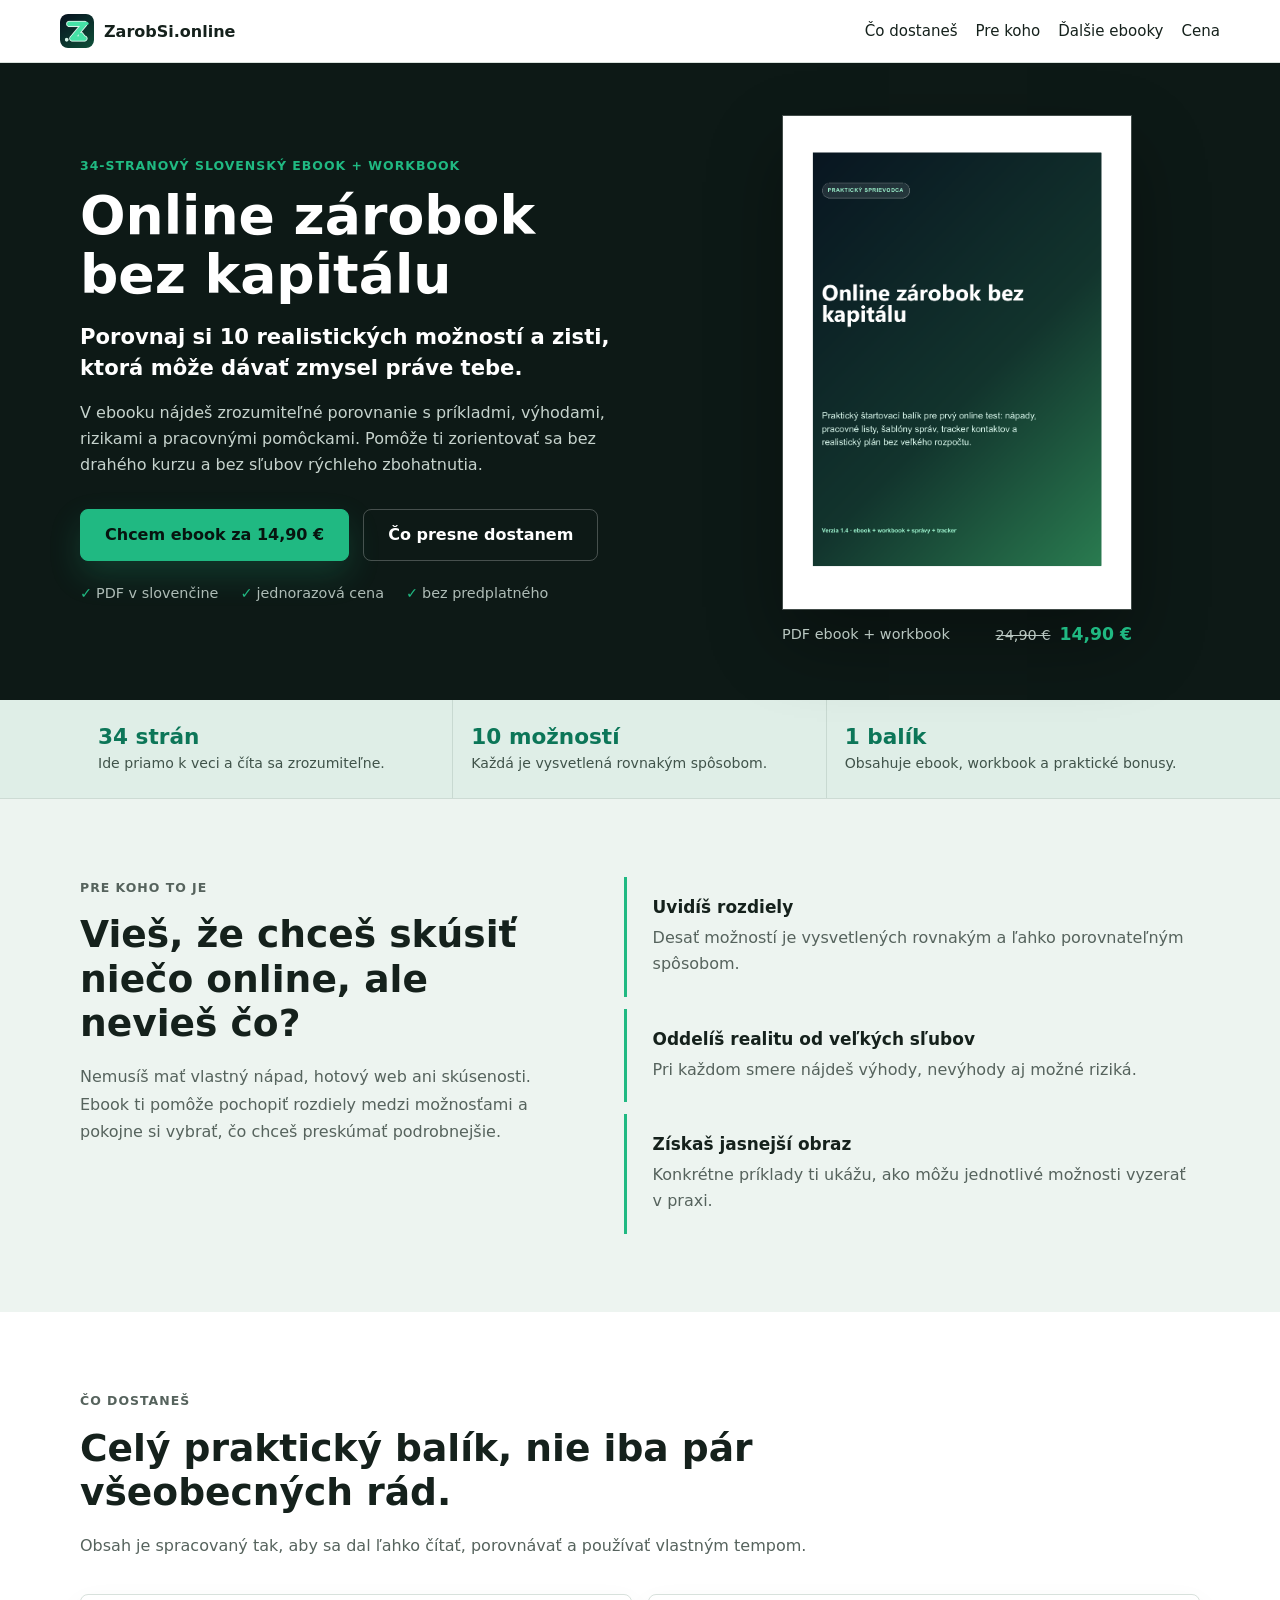
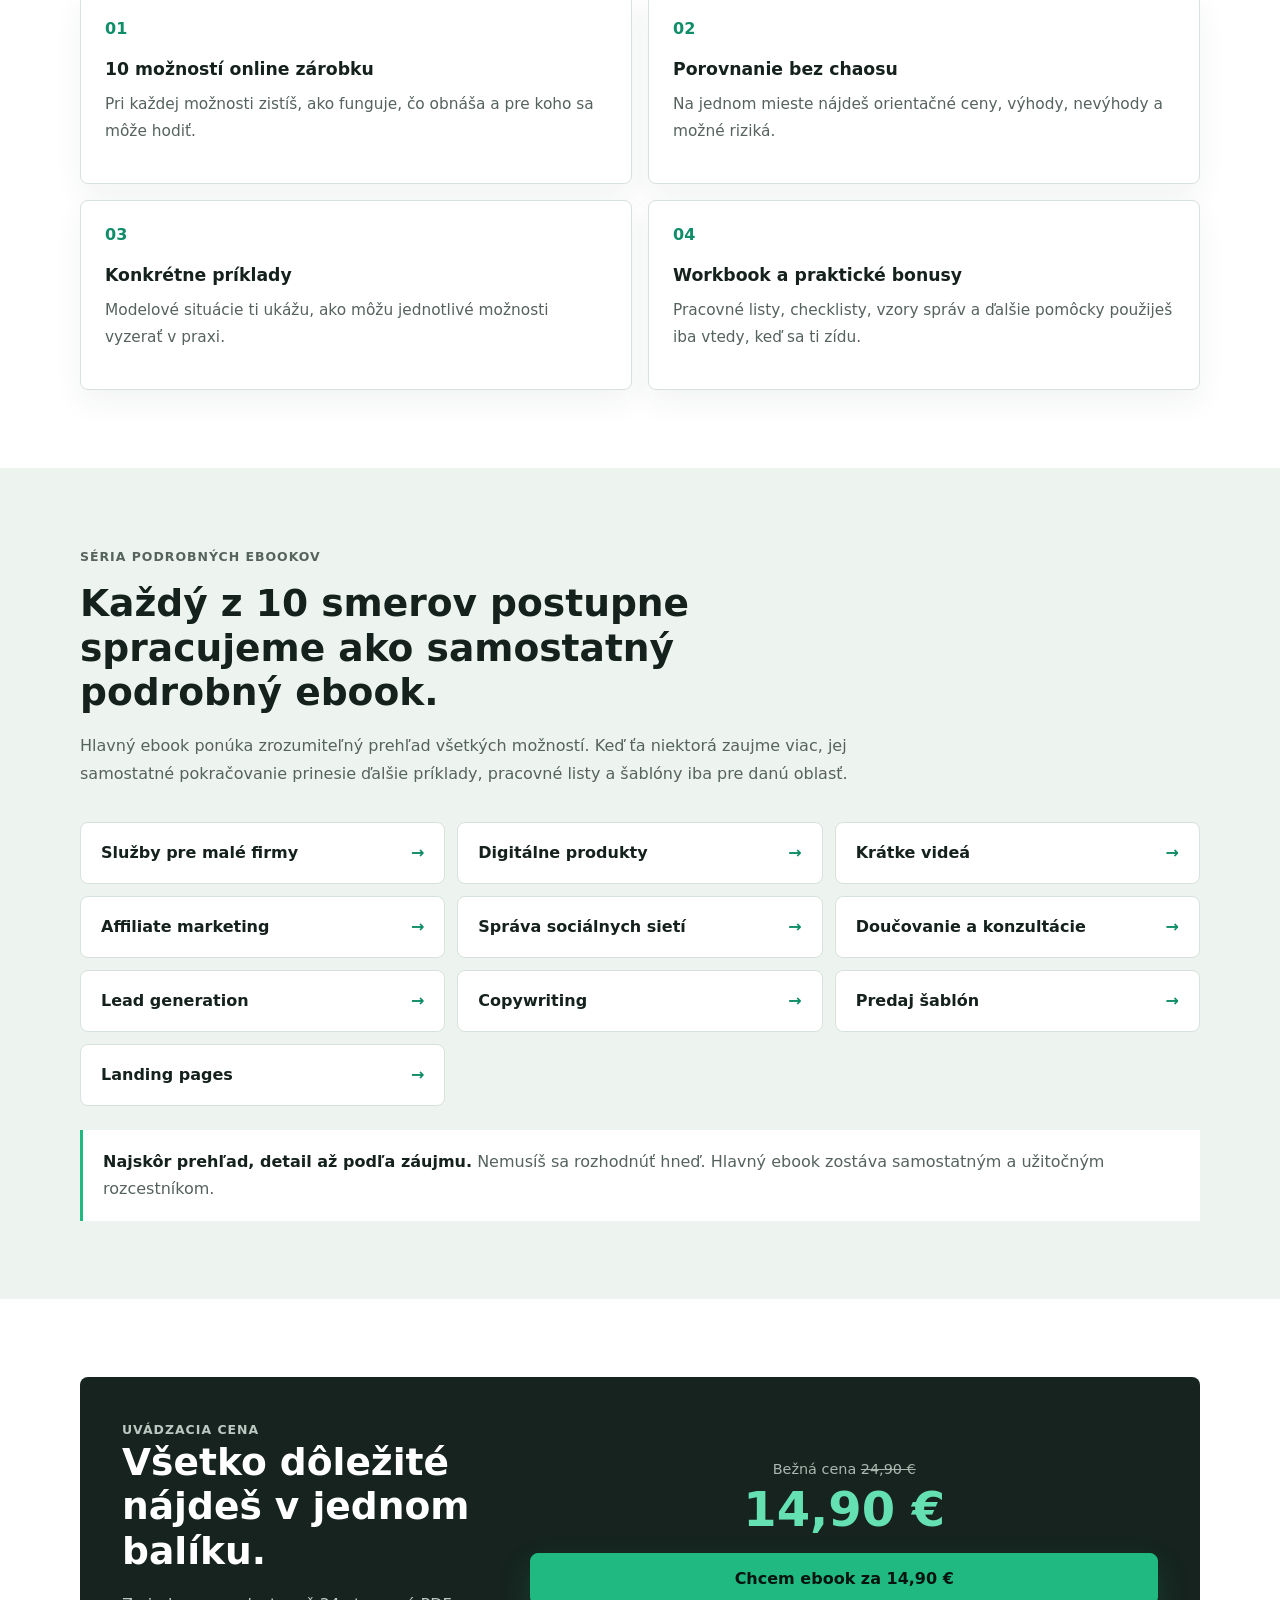
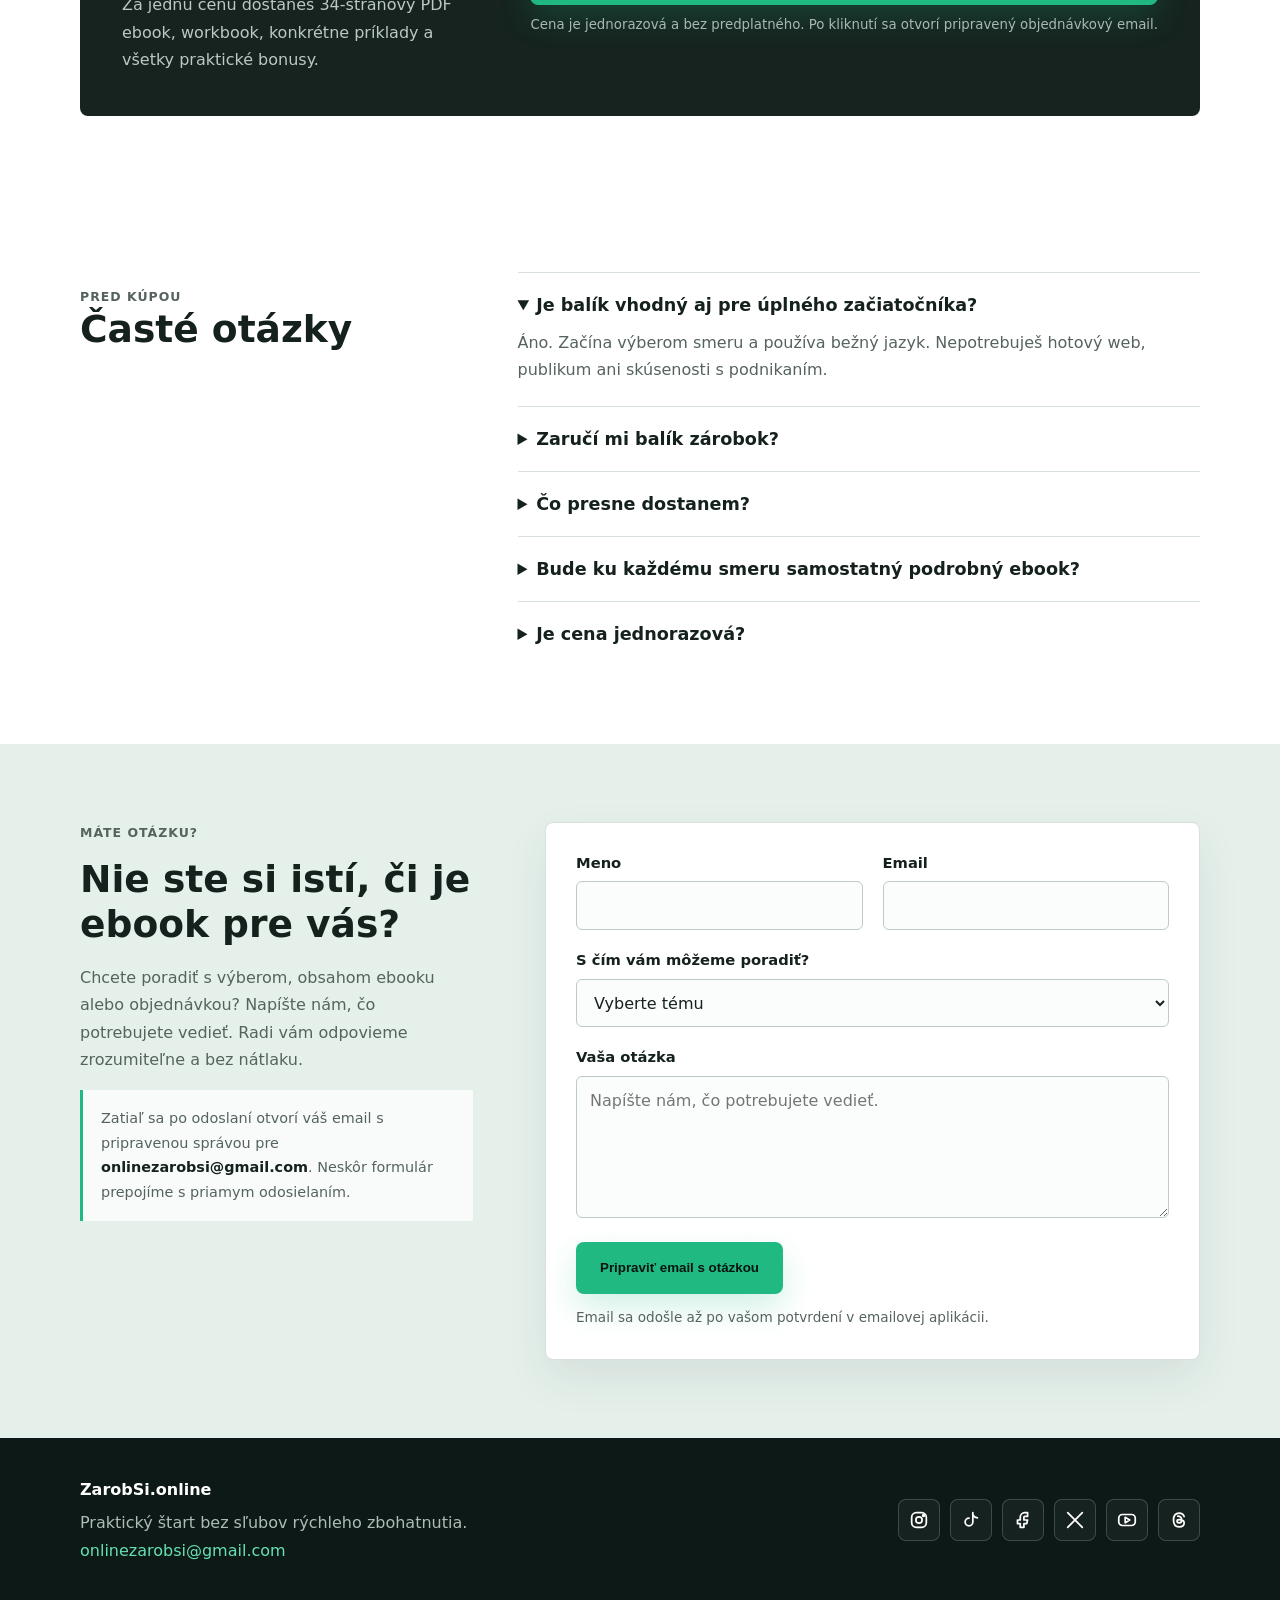
<file: index.html>
<!doctype html>
<html lang="sk">
  <head>
    <meta charset="utf-8">
    <meta name="viewport" content="width=device-width, initial-scale=1">
    <title>10 možností online zárobku pre začiatočníkov | ZarobSi.online</title>
    <meta name="description" content="34-stranový slovenský PDF ebook a workbook, ktorý zrozumiteľne porovnáva 10 realistických možností online zárobku a ukazuje konkrétne príklady.">
    <meta name="robots" content="index, follow, max-snippet:-1, max-image-preview:large, max-video-preview:-1">
    <link rel="canonical" href="https://zarobsi.online/">
    <meta property="og:title" content="10 možností online zárobku v jednom ebooku | ZarobSi.online">
    <meta property="og:description" content="Zrozumiteľný slovenský prehľad možností, príkladov a pracovných pomôcok pre úplných začiatočníkov.">
    <meta property="og:type" content="product">
    <meta property="og:url" content="https://zarobsi.online/">
    <meta property="og:image" content="https://zarobsi.online/assets/ebook-cover-v1.4.png">
    <meta name="twitter:card" content="summary_large_image">
    <meta name="twitter:title" content="10 možností online zárobku | ZarobSi.online">
    <meta name="twitter:description" content="34-stranový slovenský ebook s realistickými možnosťami, príkladmi a pracovnými pomôckami.">
    <meta name="twitter:image" content="https://zarobsi.online/assets/ebook-cover-v1.4.png">
    <link rel="icon" href="/zarobsi-icon-clean-tube.png">
    <link rel="stylesheet" href="styles.css?v=20260715-contact-form2">
    <script type="application/ld+json">
      {
        "@context": "https://schema.org",
        "@type": "Organization",
        "name": "ZarobSi.online",
        "url": "https://zarobsi.online/",
        "logo": "https://zarobsi.online/zarobsi-icon-clean-tube.png",
        "email": "onlinezarobsi@gmail.com",
        "sameAs": [
          "https://www.instagram.com/zarobsi.online/",
          "https://www.tiktok.com/@zarobsi.online",
          "https://www.facebook.com/zarobsi.online",
          "https://x.com/zarobsi_online",
          "https://www.youtube.com/@zarobsi-online",
          "https://www.threads.net/@zarobsi.online"
        ]
      }
    </script>
    <script type="application/ld+json">
      {
        "@context": "https://schema.org",
        "@type": "Product",
        "name": "Jednoduchý online štart",
        "description": "34-stranový PDF ebook a workbook, ktorý zrozumiteľne porovnáva 10 realistických možností online zárobku a obsahuje praktické príklady, pracovné listy a voliteľné akčné pomôcky.",
        "brand": { "@type": "Brand", "name": "ZarobSi.online" },
        "image": "https://zarobsi.online/assets/ebook-cover-v1.4.png",
        "category": "Digitálny produkt, ebook, online podnikanie",
        "offers": {
          "@type": "Offer",
          "url": "https://zarobsi.online/#cena",
          "priceCurrency": "EUR",
          "price": "14.90",
          "availability": "https://schema.org/InStock"
        }
      }
    </script>
    <script type="application/ld+json">
      {
        "@context": "https://schema.org",
        "@type": "FAQPage",
        "mainEntity": [
          {
            "@type": "Question",
            "name": "Je balík vhodný aj pre úplného začiatočníka?",
            "acceptedAnswer": { "@type": "Answer", "text": "Áno. Text je písaný po slovensky, bez zbytočných odborných výrazov a začína výberom prvého smeru." }
          },
          {
            "@type": "Question",
            "name": "Zaručí mi balík zárobok?",
            "acceptedAnswer": { "@type": "Answer", "text": "Nie. Ebook nesľubuje automatický ani garantovaný zárobok. Ponúka zrozumiteľný prehľad možností, realistické príklady a pracovné pomôcky." }
          },
          {
            "@type": "Question",
            "name": "Čo presne dostanem?",
            "acceptedAnswer": { "@type": "Answer", "text": "Dostanete 34-stranový PDF ebook, pracovné listy, 10 šablón správ, tracker 30 kontaktov, mini audit a akčné plány." }
          },
          {
            "@type": "Question",
            "name": "Bude ku každému smeru samostatný podrobný ebook?",
            "acceptedAnswer": { "@type": "Answer", "text": "Áno. Každý z 10 smerov plánujeme postupne spracovať ako samostatný podrobný ebook s konkrétnym postupom, príkladmi, pracovnými listami a šablónami." }
          }
        ]
      }
    </script>
  </head>
  <body class="home">
    <header class="site-header">
      <div class="nav">
        <a class="brand" href="#top" aria-label="ZarobSi.online domov">
          <img src="/zarobsi-icon-clean-tube.png" alt="" aria-hidden="true">
          <span>ZarobSi.online</span>
        </a>
        <nav aria-label="Hlavná navigácia">
          <a href="#obsah">Čo dostaneš</a>
          <a href="#pre-koho">Pre koho</a>
          <a href="#pokracovania">Ďalšie ebooky</a>
          <a href="#cena">Cena</a>
        </nav>
      </div>
    </header>

    <main>
      <section class="hero" id="top">
        <div class="wrap hero-grid">
          <div class="hero-copy">
            <p class="eyebrow">34-stranový slovenský ebook + workbook</p>
            <h1>Online zárobok bez kapitálu</h1>
            <p class="hero-promise">Porovnaj si 10 realistických možností a zisti, ktorá môže dávať zmysel práve tebe.</p>
            <p class="lead">V ebooku nájdeš zrozumiteľné porovnanie s príkladmi, výhodami, rizikami a pracovnými pomôckami. Pomôže ti zorientovať sa bez drahého kurzu a bez sľubov rýchleho zbohatnutia.</p>
            <div class="hero__actions">
              <a class="button" href="mailto:onlinezarobsi@gmail.com?subject=M%C3%A1m%20z%C3%A1ujem%20o%20bal%C3%ADk%20Jednoduch%C3%BD%20online%20%C5%A1tart">Chcem ebook za 14,90 €</a>
              <a class="button button--ghost" href="#obsah">Čo presne dostanem</a>
            </div>
            <ul class="quiet-trust" aria-label="Základné informácie">
              <li>PDF v slovenčine</li>
              <li>jednorazová cena</li>
              <li>bez predplatného</li>
            </ul>
          </div>

          <figure class="product-card">
            <img class="ebook-cover" src="/assets/ebook-cover-v1.4.png" alt="Obálka ebooku Online zárobok bez kapitálu" width="907" height="1287">
            <figcaption>
              <span>PDF ebook + workbook</span>
              <span><s>24,90 €</s> <strong>14,90 €</strong></span>
            </figcaption>
          </figure>
        </div>
      </section>

      <section class="value-band" aria-label="Reálny obsah balíka">
        <div class="wrap value-grid">
          <div><strong>34 strán</strong><span>Ide priamo k veci a číta sa zrozumiteľne.</span></div>
          <div><strong>10 možností</strong><span>Každá je vysvetlená rovnakým spôsobom.</span></div>
          <div><strong>1 balík</strong><span>Obsahuje ebook, workbook a praktické bonusy.</span></div>
        </div>
      </section>

      <section class="section section--soft" id="pre-koho">
        <div class="wrap simple-fit">
          <div>
            <p class="eyebrow">Pre koho to je</p>
            <h2>Vieš, že chceš skúsiť niečo online, ale nevieš čo?</h2>
            <p>Nemusíš mať vlastný nápad, hotový web ani skúsenosti. Ebook ti pomôže pochopiť rozdiely medzi možnosťami a pokojne si vybrať, čo chceš preskúmať podrobnejšie.</p>
          </div>
          <div class="fit-list">
            <div><strong>Uvidíš rozdiely</strong><span>Desať možností je vysvetlených rovnakým a ľahko porovnateľným spôsobom.</span></div>
            <div><strong>Oddelíš realitu od veľkých sľubov</strong><span>Pri každom smere nájdeš výhody, nevýhody aj možné riziká.</span></div>
            <div><strong>Získaš jasnejší obraz</strong><span>Konkrétne príklady ti ukážu, ako môžu jednotlivé možnosti vyzerať v praxi.</span></div>
          </div>
        </div>
      </section>

      <section class="section" id="obsah">
        <div class="wrap">
          <div class="section-heading">
            <p class="eyebrow">Čo dostaneš</p>
            <h2>Celý praktický balík, nie iba pár všeobecných rád.</h2>
            <p>Obsah je spracovaný tak, aby sa dal ľahko čítať, porovnávať a používať vlastným tempom.</p>
          </div>
          <div class="deliverables">
            <article>
              <span>01</span>
              <h3>10 možností online zárobku</h3>
              <p>Pri každej možnosti zistíš, ako funguje, čo obnáša a pre koho sa môže hodiť.</p>
            </article>
            <article>
              <span>02</span>
              <h3>Porovnanie bez chaosu</h3>
              <p>Na jednom mieste nájdeš orientačné ceny, výhody, nevýhody a možné riziká.</p>
            </article>
            <article>
              <span>03</span>
              <h3>Konkrétne príklady</h3>
              <p>Modelové situácie ti ukážu, ako môžu jednotlivé možnosti vyzerať v praxi.</p>
            </article>
            <article>
              <span>04</span>
              <h3>Workbook a praktické bonusy</h3>
              <p>Pracovné listy, checklisty, vzory správ a ďalšie pomôcky použiješ iba vtedy, keď sa ti zídu.</p>
            </article>
          </div>
        </div>
      </section>

      <section class="section section--soft category-preview" id="pokracovania">
        <div class="wrap">
          <div class="section-heading">
            <p class="eyebrow">Séria podrobných ebookov</p>
            <h2>Každý z 10 smerov postupne spracujeme ako samostatný podrobný ebook.</h2>
            <p>Hlavný ebook ponúka zrozumiteľný prehľad všetkých možností. Keď ťa niektorá zaujme viac, jej samostatné pokračovanie prinesie ďalšie príklady, pracovné listy a šablóny iba pre danú oblasť.</p>
          </div>
          <div class="category-links">
            <a href="kategorie.html#sluzby-pre-male-firmy">Služby pre malé firmy</a>
            <a href="kategorie.html#digitalne-produkty">Digitálne produkty</a>
            <a href="kategorie.html#kratke-videa">Krátke videá</a>
            <a href="kategorie.html#affiliate-marketing">Affiliate marketing</a>
            <a href="kategorie.html#socialne-siete">Správa sociálnych sietí</a>
            <a href="kategorie.html#doučovanie-konzultacie">Doučovanie a konzultácie</a>
            <a href="kategorie.html#lead-generation">Lead generation</a>
            <a href="kategorie.html#copywriting">Copywriting</a>
            <a href="kategorie.html#predaj-sablon">Predaj šablón</a>
            <a href="kategorie.html#landing-pages">Landing pages</a>
          </div>
          <p class="category-series-note"><strong>Najskôr prehľad, detail až podľa záujmu.</strong> Nemusíš sa rozhodnúť hneď. Hlavný ebook zostáva samostatným a užitočným rozcestníkom.</p>
        </div>
      </section>

      <section class="section" id="cena">
        <div class="wrap price-box">
          <div>
            <p class="eyebrow">Uvádzacia cena</p>
            <h2>Všetko dôležité nájdeš v jednom balíku.</h2>
            <p>Za jednu cenu dostaneš 34-stranový PDF ebook, workbook, konkrétne príklady a všetky praktické bonusy.</p>
          </div>
          <div class="price-buy">
            <span class="regular-price">Bežná cena <s>24,90 €</s></span>
            <strong>14,90 €</strong>
            <a class="button" href="mailto:onlinezarobsi@gmail.com?subject=M%C3%A1m%20z%C3%A1ujem%20o%20bal%C3%ADk%20za%2014%2C90%20EUR">Chcem ebook za 14,90 €</a>
            <small>Cena je jednorazová a bez predplatného. Po kliknutí sa otvorí pripravený objednávkový email.</small>
          </div>
        </div>
      </section>

      <section class="section faq">
        <div class="wrap faq-layout">
          <div>
            <p class="eyebrow">Pred kúpou</p>
            <h2>Časté otázky</h2>
          </div>
          <div>
            <details open>
              <summary>Je balík vhodný aj pre úplného začiatočníka?</summary>
              <p>Áno. Začína výberom smeru a používa bežný jazyk. Nepotrebuješ hotový web, publikum ani skúsenosti s podnikaním.</p>
            </details>
            <details>
              <summary>Zaručí mi balík zárobok?</summary>
              <p>Nie. Žiadny poctivý ebook to zaručiť nevie. Dostaneš realistický prehľad možností, konkrétne príklady a pomôcky bez sľubov rýchleho zbohatnutia.</p>
            </details>
            <details>
              <summary>Čo presne dostanem?</summary>
              <p>34-stranový PDF návod s pracovnými časťami, 10 šablónami správ, trackerom 30 kontaktov, mini auditom a 7- aj 30-dňovým plánom.</p>
            </details>
            <details>
              <summary>Bude ku každému smeru samostatný podrobný ebook?</summary>
              <p>Áno. Každý z 10 smerov plánujeme postupne spracovať ako vlastný podrobný ebook s konkrétnym postupom, príkladmi, pracovnými listami a hotovými šablónami.</p>
            </details>
            <details>
              <summary>Je cena jednorazová?</summary>
              <p>Áno. Za balík zaplatíš raz, nejde o predplatné.</p>
            </details>
          </div>
        </div>
      </section>

      <section class="section feedback-section" id="spatna-vazba">
        <div class="wrap feedback-layout">
          <div class="feedback-copy">
            <p class="eyebrow">Máte otázku?</p>
            <h2>Nie ste si istí, či je ebook pre vás?</h2>
            <p>Chcete poradiť s výberom, obsahom ebooku alebo objednávkou? Napíšte nám, čo potrebujete vedieť. Radi vám odpovieme zrozumiteľne a bez nátlaku.</p>
            <p class="feedback-email-note">Zatiaľ sa po odoslaní otvorí váš email s pripravenou správou pre <strong>onlinezarobsi@gmail.com</strong>. Neskôr formulár prepojíme s priamym odosielaním.</p>
          </div>

          <form class="feedback-form" id="feedback-form" action="mailto:onlinezarobsi@gmail.com" method="post" enctype="text/plain">
            <div class="feedback-fields">
              <label class="form-field">
                <span>Meno</span>
                <input type="text" name="name" autocomplete="name" required>
              </label>

              <label class="form-field">
                <span>Email</span>
                <input type="email" name="email" autocomplete="email" required>
              </label>

              <label class="form-field form-field--full">
                <span>S čím vám môžeme poradiť?</span>
                <select name="topic" required>
                  <option value="">Vyberte tému</option>
                  <option value="Obsah ebooku">Chcem vedieť, čo ebook obsahuje</option>
                  <option value="Je ebook pre mňa">Nie som si istý, či je ebook pre mňa</option>
                  <option value="Objednávka">Potrebujem poradiť s objednávkou</option>
                  <option value="Konkrétny smer alebo ďalší ebook">Zaujíma ma konkrétny smer alebo ďalší ebook</option>
                  <option value="Iná otázka">Mám inú otázku</option>
                </select>
              </label>

              <label class="form-field form-field--full">
                <span>Vaša otázka</span>
                <textarea name="message" rows="5" placeholder="Napíšte nám, čo potrebujete vedieť." required></textarea>
              </label>
            </div>

            <button class="button" type="submit">Pripraviť email s otázkou</button>
            <p class="form-note">Email sa odošle až po vašom potvrdení v emailovej aplikácii.</p>
          </form>
        </div>
      </section>
    </main>

    <footer id="social">
      <div class="footer-main">
        <strong>ZarobSi.online</strong>
        <p>Praktický štart bez sľubov rýchleho zbohatnutia.</p>
        <a class="footer-email" href="mailto:onlinezarobsi@gmail.com">onlinezarobsi@gmail.com</a>
      </div>
      <nav class="social-links" aria-label="Sociálne siete">
        <a href="https://www.instagram.com/zarobsi.online/" target="_blank" rel="noreferrer" aria-label="Instagram ZarobSi.online"><svg viewBox="0 0 24 24" aria-hidden="true"><rect x="4" y="4" width="16" height="16" rx="5"></rect><circle cx="12" cy="12" r="3.4"></circle><circle cx="17" cy="7" r="1"></circle></svg></a>
        <a href="https://www.tiktok.com/@zarobsi.online" target="_blank" rel="noreferrer" aria-label="TikTok ZarobSi.online"><svg viewBox="0 0 24 24" aria-hidden="true"><path d="M14 4v10.2a4.2 4.2 0 1 1-4.2-4.2"></path><path d="M14 6.5c1.2 2 2.9 3.1 5 3.3"></path></svg></a>
        <a href="https://www.facebook.com/zarobsi.online" target="_blank" rel="noreferrer" aria-label="Facebook ZarobSi.online"><svg viewBox="0 0 24 24" aria-hidden="true"><path d="M14 8h3V4h-3c-2.8 0-5 2.2-5 5v3H6v4h3v4h4v-4h3l1-4h-4V9c0-.6.4-1 1-1Z"></path></svg></a>
        <a href="https://x.com/zarobsi_online" target="_blank" rel="noreferrer" aria-label="X ZarobSi.online"><svg viewBox="0 0 24 24" aria-hidden="true"><path d="M4 4l16 16"></path><path d="M20 4 4 20"></path></svg></a>
        <a href="https://www.youtube.com/@zarobsi-online" target="_blank" rel="noreferrer" aria-label="YouTube ZarobSi.online"><svg viewBox="0 0 24 24" aria-hidden="true"><rect x="3" y="6" width="18" height="12" rx="4"></rect><path d="m10 9 5 3-5 3Z"></path></svg></a>
        <a href="https://www.threads.net/@zarobsi.online" target="_blank" rel="noreferrer" aria-label="Threads ZarobSi.online"><svg viewBox="0 0 24 24" aria-hidden="true"><path d="M17.6 8.2c-.8-2.4-2.7-3.7-5.4-3.7-4 0-6.2 2.9-6.2 7.5s2.4 7.5 6.2 7.5c3.1 0 5.4-1.7 5.4-4.2 0-2.3-1.8-3.6-5.3-3.6-1.5 0-2.4.6-2.4 1.6 0 1.1.9 1.8 2.3 1.8 1.7 0 2.8-.9 2.8-2.9 0-2.9-1.7-4.4-4.3-4.4"></path></svg></a>
      </nav>
    </footer>

    <script>
      (() => {
        const form = document.querySelector("#feedback-form");
        if (!form) return;

        form.addEventListener("submit", (event) => {
          event.preventDefault();
          const data = new FormData(form);
          const value = (name) => String(data.get(name) || "Neuvedené").trim() || "Neuvedené";
          const name = value("name");
          const topic = value("topic");
          const subject = `Otázka k ZarobSi.online - ${topic}`;
          const body = [
            `Meno: ${name}`,
            `Email: ${value("email")}`,
            `Téma: ${topic}`,
            `Otázka:\n${value("message")}`
          ].join("\n\n");

          window.location.href = `mailto:onlinezarobsi@gmail.com?subject=${encodeURIComponent(subject)}&body=${encodeURIComponent(body)}`;
        });
      })();
    </script>
  </body>
</html>
</file>
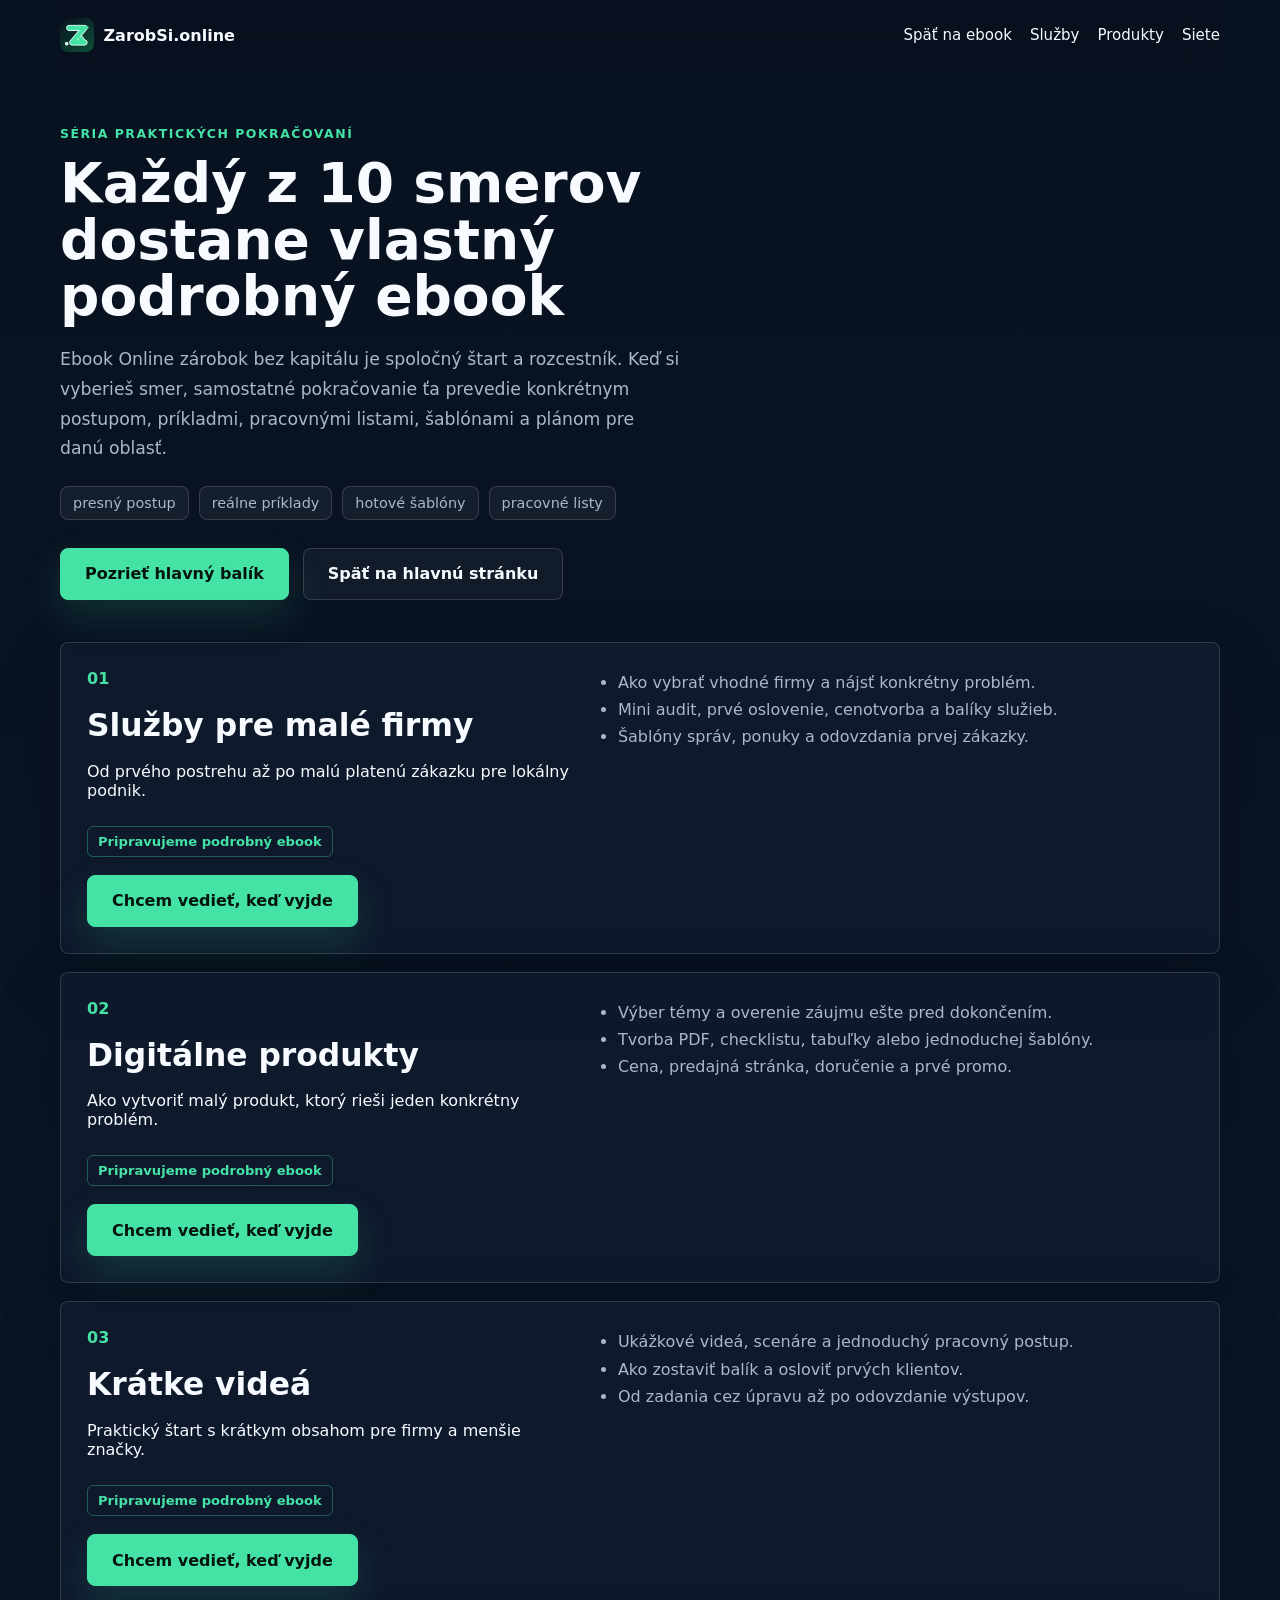
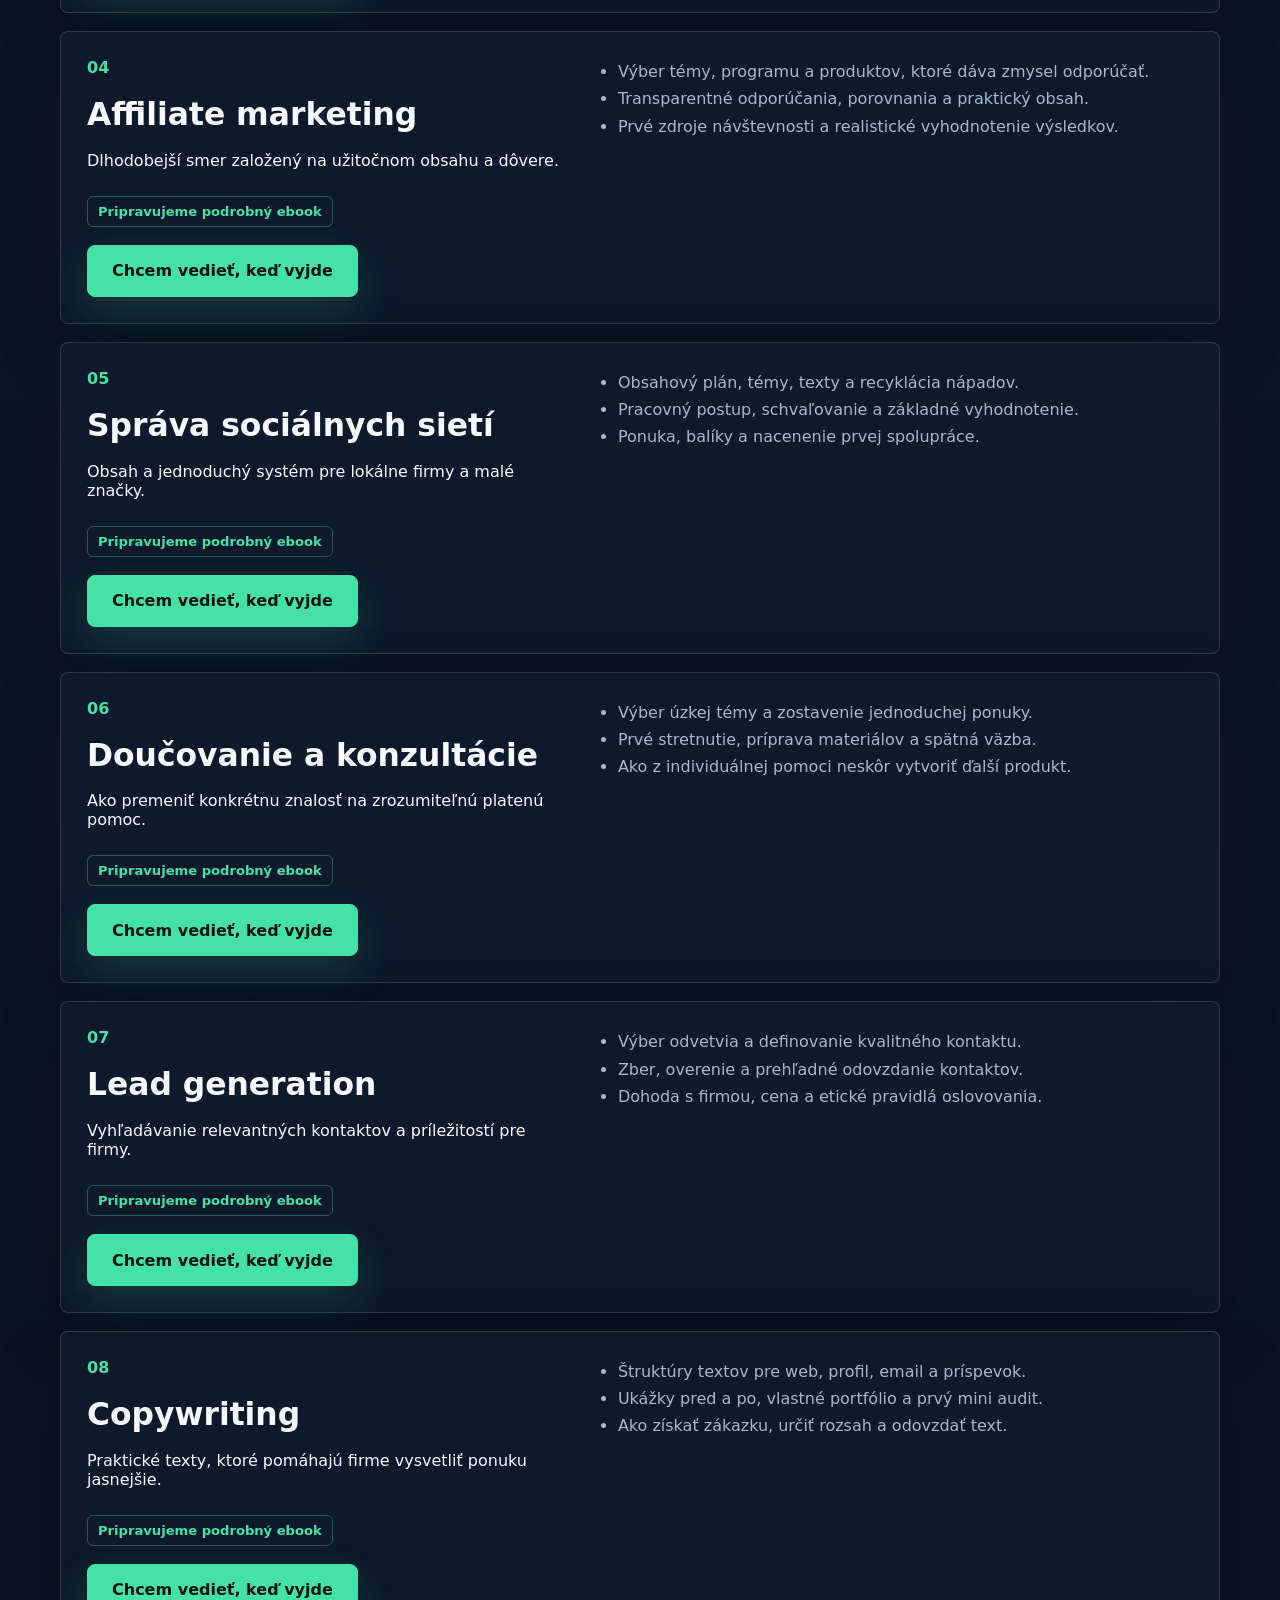
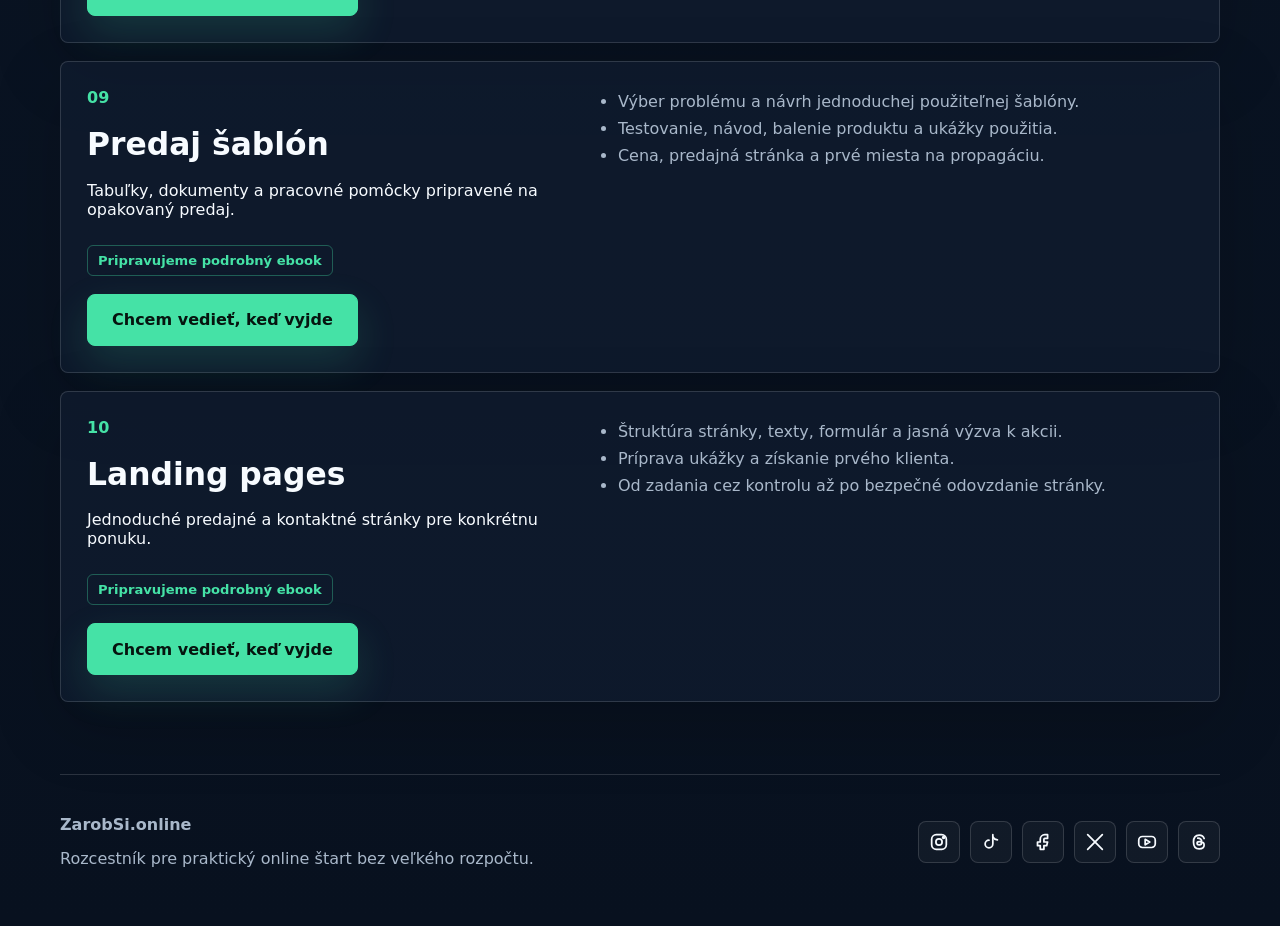
<file: kategorie.html>
<!doctype html>
<html lang="sk">
  <head>
    <meta charset="utf-8">
    <meta name="viewport" content="width=device-width, initial-scale=1">
    <title>10 pripravovaných ebookov o online zárobku | ZarobSi.online</title>
    <meta name="description" content="Prehľad 10 smerov online zárobku. Každý smer postupne spracujeme ako samostatný podrobný ebook s postupmi, príkladmi, šablónami a pracovnými listami.">
    <meta name="robots" content="index, follow, max-snippet:-1, max-image-preview:large">
    <link rel="canonical" href="https://zarobsi.online/kategorie">
    <meta property="og:title" content="10 pripravovaných ebookov | ZarobSi.online">
    <meta property="og:description" content="Každý smer online zárobku postupne spracujeme do samostatného praktického ebooku.">
    <meta property="og:type" content="website">
    <meta property="og:url" content="https://zarobsi.online/kategorie">
    <meta property="og:image" content="https://zarobsi.online/zarobsi-logo-clean-tube.png">
    <link rel="icon" href="/zarobsi-icon-clean-tube.png">
    <link rel="stylesheet" href="styles.css?v=20260714-ebook-series">
  </head>
  <body>
    <header class="nav">
      <a class="brand" href="/">
        <img src="/zarobsi-icon-clean-tube.png" alt="" aria-hidden="true">
        <span>ZarobSi.online</span>
      </a>
      <nav aria-label="Hlavná navigácia">
        <a href="/#obsah">Späť na ebook</a>
        <a href="#sluzby-pre-male-firmy">Služby</a>
        <a href="#digitalne-produkty">Produkty</a>
        <a href="#social">Siete</a>
      </nav>
    </header>

    <main>
      <section class="category-hero">
        <p class="eyebrow">Séria praktických pokračovaní</p>
        <h1>Každý z 10 smerov dostane vlastný podrobný ebook</h1>
        <p class="lead">Ebook Online zárobok bez kapitálu je spoločný štart a rozcestník. Keď si vyberieš smer, samostatné pokračovanie ťa prevedie konkrétnym postupom, príkladmi, pracovnými listami, šablónami a plánom pre danú oblasť.</p>
        <div class="trust-row" aria-label="Obsah pripravovaných ebookov">
          <span>presný postup</span>
          <span>reálne príklady</span>
          <span>hotové šablóny</span>
          <span>pracovné listy</span>
        </div>
        <div class="hero__actions">
          <a class="button" href="/#cena">Pozrieť hlavný balík</a>
          <a class="button button--ghost" href="/">Späť na hlavnú stránku</a>
        </div>
      </section>

      <section class="category-list" aria-label="Pripravované podrobné ebooky">
        <article class="category-detail" id="sluzby-pre-male-firmy">
          <div><span>01</span><h2>Služby pre malé firmy</h2><p>Od prvého postrehu až po malú platenú zákazku pre lokálny podnik.</p><p class="coming-soon">Pripravujeme podrobný ebook</p><a class="button" href="mailto:onlinezarobsi@gmail.com?subject=Zaujem%20o%20ebook%20-%20Sluzby%20pre%20male%20firmy">Chcem vedieť, keď vyjde</a></div>
          <ul><li>Ako vybrať vhodné firmy a nájsť konkrétny problém.</li><li>Mini audit, prvé oslovenie, cenotvorba a balíky služieb.</li><li>Šablóny správ, ponuky a odovzdania prvej zákazky.</li></ul>
        </article>

        <article class="category-detail" id="digitalne-produkty">
          <div><span>02</span><h2>Digitálne produkty</h2><p>Ako vytvoriť malý produkt, ktorý rieši jeden konkrétny problém.</p><p class="coming-soon">Pripravujeme podrobný ebook</p><a class="button" href="mailto:onlinezarobsi@gmail.com?subject=Zaujem%20o%20ebook%20-%20Digitalne%20produkty">Chcem vedieť, keď vyjde</a></div>
          <ul><li>Výber témy a overenie záujmu ešte pred dokončením.</li><li>Tvorba PDF, checklistu, tabuľky alebo jednoduchej šablóny.</li><li>Cena, predajná stránka, doručenie a prvé promo.</li></ul>
        </article>

        <article class="category-detail" id="kratke-videa">
          <div><span>03</span><h2>Krátke videá</h2><p>Praktický štart s krátkym obsahom pre firmy a menšie značky.</p><p class="coming-soon">Pripravujeme podrobný ebook</p><a class="button" href="mailto:onlinezarobsi@gmail.com?subject=Zaujem%20o%20ebook%20-%20Kratke%20videa">Chcem vedieť, keď vyjde</a></div>
          <ul><li>Ukážkové videá, scenáre a jednoduchý pracovný postup.</li><li>Ako zostaviť balík a osloviť prvých klientov.</li><li>Od zadania cez úpravu až po odovzdanie výstupov.</li></ul>
        </article>

        <article class="category-detail" id="affiliate-marketing">
          <div><span>04</span><h2>Affiliate marketing</h2><p>Dlhodobejší smer založený na užitočnom obsahu a dôvere.</p><p class="coming-soon">Pripravujeme podrobný ebook</p><a class="button" href="mailto:onlinezarobsi@gmail.com?subject=Zaujem%20o%20ebook%20-%20Affiliate%20marketing">Chcem vedieť, keď vyjde</a></div>
          <ul><li>Výber témy, programu a produktov, ktoré dáva zmysel odporúčať.</li><li>Transparentné odporúčania, porovnania a praktický obsah.</li><li>Prvé zdroje návštevnosti a realistické vyhodnotenie výsledkov.</li></ul>
        </article>

        <article class="category-detail" id="socialne-siete">
          <div><span>05</span><h2>Správa sociálnych sietí</h2><p>Obsah a jednoduchý systém pre lokálne firmy a malé značky.</p><p class="coming-soon">Pripravujeme podrobný ebook</p><a class="button" href="mailto:onlinezarobsi@gmail.com?subject=Zaujem%20o%20ebook%20-%20Sprava%20socialnych%20sieti">Chcem vedieť, keď vyjde</a></div>
          <ul><li>Obsahový plán, témy, texty a recyklácia nápadov.</li><li>Pracovný postup, schvaľovanie a základné vyhodnotenie.</li><li>Ponuka, balíky a nacenenie prvej spolupráce.</li></ul>
        </article>

        <article class="category-detail" id="doučovanie-konzultacie">
          <div><span>06</span><h2>Doučovanie a konzultácie</h2><p>Ako premeniť konkrétnu znalosť na zrozumiteľnú platenú pomoc.</p><p class="coming-soon">Pripravujeme podrobný ebook</p><a class="button" href="mailto:onlinezarobsi@gmail.com?subject=Zaujem%20o%20ebook%20-%20Doučovanie%20a%20konzultacie">Chcem vedieť, keď vyjde</a></div>
          <ul><li>Výber úzkej témy a zostavenie jednoduchej ponuky.</li><li>Prvé stretnutie, príprava materiálov a spätná väzba.</li><li>Ako z individuálnej pomoci neskôr vytvoriť ďalší produkt.</li></ul>
        </article>

        <article class="category-detail" id="lead-generation">
          <div><span>07</span><h2>Lead generation</h2><p>Vyhľadávanie relevantných kontaktov a príležitostí pre firmy.</p><p class="coming-soon">Pripravujeme podrobný ebook</p><a class="button" href="mailto:onlinezarobsi@gmail.com?subject=Zaujem%20o%20ebook%20-%20Lead%20generation">Chcem vedieť, keď vyjde</a></div>
          <ul><li>Výber odvetvia a definovanie kvalitného kontaktu.</li><li>Zber, overenie a prehľadné odovzdanie kontaktov.</li><li>Dohoda s firmou, cena a etické pravidlá oslovovania.</li></ul>
        </article>

        <article class="category-detail" id="copywriting">
          <div><span>08</span><h2>Copywriting</h2><p>Praktické texty, ktoré pomáhajú firme vysvetliť ponuku jasnejšie.</p><p class="coming-soon">Pripravujeme podrobný ebook</p><a class="button" href="mailto:onlinezarobsi@gmail.com?subject=Zaujem%20o%20ebook%20-%20Copywriting">Chcem vedieť, keď vyjde</a></div>
          <ul><li>Štruktúry textov pre web, profil, email a príspevok.</li><li>Ukážky pred a po, vlastné portfólio a prvý mini audit.</li><li>Ako získať zákazku, určiť rozsah a odovzdať text.</li></ul>
        </article>

        <article class="category-detail" id="predaj-sablon">
          <div><span>09</span><h2>Predaj šablón</h2><p>Tabuľky, dokumenty a pracovné pomôcky pripravené na opakovaný predaj.</p><p class="coming-soon">Pripravujeme podrobný ebook</p><a class="button" href="mailto:onlinezarobsi@gmail.com?subject=Zaujem%20o%20ebook%20-%20Predaj%20sablon">Chcem vedieť, keď vyjde</a></div>
          <ul><li>Výber problému a návrh jednoduchej použiteľnej šablóny.</li><li>Testovanie, návod, balenie produktu a ukážky použitia.</li><li>Cena, predajná stránka a prvé miesta na propagáciu.</li></ul>
        </article>

        <article class="category-detail" id="landing-pages">
          <div><span>10</span><h2>Landing pages</h2><p>Jednoduché predajné a kontaktné stránky pre konkrétnu ponuku.</p><p class="coming-soon">Pripravujeme podrobný ebook</p><a class="button" href="mailto:onlinezarobsi@gmail.com?subject=Zaujem%20o%20ebook%20-%20Landing%20pages">Chcem vedieť, keď vyjde</a></div>
          <ul><li>Štruktúra stránky, texty, formulár a jasná výzva k akcii.</li><li>Príprava ukážky a získanie prvého klienta.</li><li>Od zadania cez kontrolu až po bezpečné odovzdanie stránky.</li></ul>
        </article>
      </section>
    </main>

    <footer id="social">
      <div>
        <strong>ZarobSi.online</strong>
        <p>Rozcestník pre praktický online štart bez veľkého rozpočtu.</p>
      </div>
      <nav class="social-links" aria-label="Sociálne siete">
        <a href="https://www.instagram.com/zarobsi.online/" target="_blank" rel="noreferrer" aria-label="Instagram ZarobSi.online">
          <svg viewBox="0 0 24 24" aria-hidden="true"><rect x="4" y="4" width="16" height="16" rx="5"></rect><circle cx="12" cy="12" r="3.4"></circle><circle cx="17" cy="7" r="1"></circle></svg>
        </a>
        <a href="https://www.tiktok.com/@zarobsi.online" target="_blank" rel="noreferrer" aria-label="TikTok ZarobSi.online">
          <svg viewBox="0 0 24 24" aria-hidden="true"><path d="M14 4v10.2a4.2 4.2 0 1 1-4.2-4.2"></path><path d="M14 6.5c1.2 2 2.9 3.1 5 3.3"></path></svg>
        </a>
        <a href="https://www.facebook.com/zarobsi.online" target="_blank" rel="noreferrer" aria-label="Facebook ZarobSi.online">
          <svg viewBox="0 0 24 24" aria-hidden="true"><path d="M14 8h3V4h-3c-2.8 0-5 2.2-5 5v3H6v4h3v4h4v-4h3l1-4h-4V9c0-.6.4-1 1-1Z"></path></svg>
        </a>
        <a href="https://x.com/zarobsi_online" target="_blank" rel="noreferrer" aria-label="X ZarobSi.online">
          <svg viewBox="0 0 24 24" aria-hidden="true"><path d="M4 4l16 16"></path><path d="M20 4 4 20"></path></svg>
        </a>
        <a href="https://www.youtube.com/@zarobsi-online" target="_blank" rel="noreferrer" aria-label="YouTube ZarobSi.online">
          <svg viewBox="0 0 24 24" aria-hidden="true"><rect x="3" y="6" width="18" height="12" rx="4"></rect><path d="m10 9 5 3-5 3Z"></path></svg>
        </a>
        <a href="https://www.threads.net/@zarobsi.online" target="_blank" rel="noreferrer" aria-label="Threads ZarobSi.online">
          <svg viewBox="0 0 24 24" aria-hidden="true"><path d="M17.6 8.2c-.8-2.4-2.7-3.7-5.4-3.7-4 0-6.2 2.9-6.2 7.5s2.4 7.5 6.2 7.5c3.1 0 5.4-1.7 5.4-4.2 0-2.3-1.8-3.6-5.3-3.6-1.5 0-2.4.6-2.4 1.6 0 1.1.9 1.8 2.3 1.8 1.7 0 2.8-.9 2.8-2.9 0-2.9-1.7-4.4-4.3-4.4"></path></svg>
        </a>
      </nav>
    </footer>
  </body>
</html>
</file>
<file: styles.css>
:root {
  --bg: #08111f;
  --panel: #101c2f;
  --panel-soft: #14243b;
  --text: #f7fbff;
  --muted: #a9b8ca;
  --accent: #45e2a6;
  --accent-2: #8dd8ff;
  --dark: #07101b;
  --line: rgba(255, 255, 255, 0.14);
  --paper: #f7f1e8;
}

* { box-sizing: border-box; }

html { scroll-behavior: smooth; }

body {
  margin: 0;
  background: linear-gradient(180deg, #08111f 0%, #0b1626 48%, #08111f 100%);
  color: var(--text);
  font-family: Inter, ui-sans-serif, system-ui, -apple-system, BlinkMacSystemFont, "Segoe UI", sans-serif;
}

.nav {
  position: sticky;
  top: 0;
  z-index: 10;
  display: flex;
  align-items: center;
  justify-content: space-between;
  width: min(1160px, calc(100% - 32px));
  margin: 0 auto;
  padding: 18px 0;
  background: rgba(8, 17, 31, 0.88);
  backdrop-filter: blur(18px);
}

.brand,
.nav a,
.text-link {
  color: var(--text);
  text-decoration: none;
}

.brand {
  display: inline-flex;
  align-items: center;
  gap: 10px;
  font-weight: 750;
  letter-spacing: 0;
}

.brand img {
  width: 34px;
  height: 34px;
  border-radius: 8px;
}

.nav nav {
  display: flex;
  gap: 18px;
  color: var(--muted);
  font-size: 0.94rem;
}

main {
  width: min(1160px, calc(100% - 32px));
  margin: 0 auto;
}

.hero {
  display: grid;
  grid-template-columns: minmax(0, 0.95fr) minmax(360px, 1.05fr);
  gap: 42px;
  align-items: center;
  min-height: auto;
  padding: 48px 0 72px;
}

.eyebrow {
  margin: 0 0 14px;
  color: var(--accent);
  font-size: 0.78rem;
  font-weight: 700;
  letter-spacing: 0.12em;
  text-transform: uppercase;
}

h1,
h2,
h3,
p { margin-top: 0; }

h1 {
  max-width: 620px;
  margin-bottom: 20px;
  font-size: clamp(2.55rem, 4.3vw, 4.15rem);
  font-weight: 720;
  line-height: 1.03;
  letter-spacing: 0;
  overflow-wrap: anywhere;
}

h2 {
  margin-bottom: 18px;
  font-size: clamp(1.55rem, 2.45vw, 2.35rem);
  font-weight: 680;
  line-height: 1.14;
  letter-spacing: 0;
  overflow-wrap: anywhere;
}

h3 {
  margin-bottom: 10px;
  font-weight: 650;
}

strong { font-weight: 650; }

.lead,
.section p,
footer {
  color: var(--muted);
  line-height: 1.72;
}

.lead {
  max-width: 620px;
  font-size: clamp(1rem, 1.35vw, 1.15rem);
}

.hero__actions {
  display: flex;
  flex-wrap: wrap;
  gap: 14px;
  margin-top: 28px;
}

.button {
  display: inline-flex;
  align-items: center;
  justify-content: center;
  min-height: 52px;
  padding: 0 24px;
  border: 1px solid var(--accent);
  border-radius: 8px;
  background: var(--accent);
  color: #06140f;
  font-weight: 750;
  text-decoration: none;
  box-shadow: 0 16px 40px rgba(69, 226, 166, 0.16);
}

.button--ghost {
  background: rgba(255, 255, 255, 0.04);
  color: var(--text);
  border-color: var(--line);
  box-shadow: none;
}

.trust-row {
  display: flex;
  flex-wrap: wrap;
  gap: 10px;
  margin-top: 22px;
}

.trust-row span,
.tag {
  display: inline-flex;
  padding: 8px 12px;
  border: 1px solid var(--line);
  border-radius: 8px;
  background: rgba(255, 255, 255, 0.05);
  color: var(--muted);
  font-size: 0.9rem;
}

.product-card {
  position: relative;
  display: grid;
  gap: 16px;
}

.logo-strip {
  width: min(100%, 420px);
  height: auto;
}

.book {
  min-height: 340px;
  padding: 30px;
  border: 1px solid rgba(255, 255, 255, 0.16);
  border-radius: 8px;
  background:
    linear-gradient(135deg, rgba(255, 255, 255, 0.14), transparent 32%),
    linear-gradient(145deg, #f4eadb 0%, #fbf7ef 44%, #bdf7db 140%);
  color: #0f172a;
  box-shadow: 0 34px 90px rgba(0, 0, 0, 0.34);
}

.book span {
  display: inline-flex;
  margin-bottom: 54px;
  padding: 8px 12px;
  border-radius: 8px;
  background: #0f766e;
  color: #ffffff;
  font-weight: 700;
}

.book h2 {
  max-width: 330px;
  color: #0f172a;
  font-size: clamp(1.85rem, 2.45vw, 2.55rem);
}

.book p { max-width: 330px; color: #334155; }

.card-note,
.sample-box,
article,
.bonus-list div,
.price,
.problem,
.answer-panel {
  border: 1px solid var(--line);
  border-radius: 8px;
  background: rgba(16, 28, 47, 0.78);
  box-shadow: 0 24px 70px rgba(0, 0, 0, 0.18);
}

.card-note { padding: 22px; }

.card-note p { margin: 8px 0 0; color: var(--muted); line-height: 1.6; }

.section {
  padding: 72px 0;
  border-top: 1px solid var(--line);
}

.problem { padding: 34px; }

.problem h2 { max-width: 920px; }

.stats {
  display: grid;
  grid-template-columns: repeat(3, 1fr);
  gap: 1px;
  margin: 28px 0 60px;
  border: 1px solid var(--line);
  border-radius: 8px;
  background: var(--line);
  overflow: hidden;
}

.stats div {
  padding: 24px;
  background: rgba(16, 28, 47, 0.86);
}

.stats strong {
  display: block;
  margin-bottom: 8px;
  color: var(--accent);
  font-size: clamp(1.45rem, 2.2vw, 1.95rem);
  letter-spacing: 0;
  overflow-wrap: anywhere;
}

.stats span { color: var(--muted); }

.split {
  display: grid;
  grid-template-columns: 0.92fr 1.08fr;
  gap: 36px;
  align-items: center;
}

.reverse { grid-template-columns: 1.05fr 0.95fr; }

.sample-box { padding: 28px; }

.sample-box h3 {
  margin-top: 18px;
  font-size: clamp(1.15rem, 1.65vw, 1.55rem);
  line-height: 1.22;
  letter-spacing: 0;
}

.answer-panel {
  display: grid;
  grid-template-columns: 0.82fr 1.18fr;
  gap: 26px;
  padding: 30px;
}

.answer-grid {
  display: grid;
  gap: 14px;
}

.simple-fit {
  display: grid;
  grid-template-columns: 0.86fr 1.14fr;
  gap: 28px;
  align-items: start;
}

.fit-list {
  display: grid;
  gap: 14px;
}

.fit-list div {
  padding: 20px;
  border: 1px solid var(--line);
  border-radius: 8px;
  background: rgba(255, 255, 255, 0.045);
}

.fit-list strong {
  display: block;
  margin-bottom: 8px;
  color: var(--text);
  font-size: 1.06rem;
}

.fit-list span {
  color: var(--muted);
  line-height: 1.62;
}

.answer-grid article {
  padding: 20px;
  background: rgba(255, 255, 255, 0.035);
  box-shadow: none;
}

.section-intro {
  max-width: 740px;
  margin-bottom: 28px;
}

.old-price {
  color: var(--muted);
  text-decoration: line-through;
  text-decoration-thickness: 3px;
  white-space: nowrap;
}

.grid {
  display: grid;
  grid-template-columns: repeat(3, 1fr);
  gap: 16px;
}

article { padding: 22px; }

article span {
  display: inline-flex;
  margin-bottom: 20px;
  color: var(--accent);
  font-weight: 700;
}

article p { margin-bottom: 18px; }

.text-link {
  display: inline-flex;
  align-items: center;
  min-height: 38px;
  color: var(--accent);
  font-weight: 700;
}

.text-link::after {
  content: ">";
  margin-left: 8px;
}

.bonus-list {
  display: grid;
  gap: 16px;
}

.bonus-list div { padding: 20px; }

.bonus-list strong {
  display: block;
  margin-bottom: 8px;
  color: var(--accent);
}

.bonus-list span { color: var(--muted); line-height: 1.6; }

.price {
  margin: 58px 0;
  padding: 38px;
  text-align: center;
}

.price p {
  max-width: 660px;
  margin-right: auto;
  margin-left: auto;
}

.price small {
  display: block;
  margin-top: 16px;
  color: var(--muted);
}

.faq details {
  border-top: 1px solid var(--line);
  padding: 22px 0;
}

.faq summary {
  cursor: pointer;
  font-size: 1.1rem;
  font-weight: 680;
}

.faq p { margin: 14px 0 0; }

.category-hero {
  padding: 56px 0 42px;
}

.category-list {
  display: grid;
  gap: 18px;
  padding-bottom: 72px;
}

.category-detail {
  display: grid;
  grid-template-columns: 0.9fr 1.1fr;
  gap: 24px;
  padding: 26px;
  border: 1px solid var(--line);
  border-radius: 8px;
  background: rgba(16, 28, 47, 0.78);
}

.category-detail ul {
  margin: 0;
  padding-left: 20px;
  color: var(--muted);
  line-height: 1.7;
}

.category-detail .button {
  margin-top: 18px;
}

.category-detail .coming-soon {
  display: inline-flex;
  margin: 8px 0 0;
  padding: 7px 10px;
  border: 1px solid rgba(69, 226, 166, 0.34);
  border-radius: 6px;
  color: var(--accent);
  font-size: 0.82rem;
  font-weight: 700;
}

footer {
  display: flex;
  align-items: center;
  justify-content: space-between;
  gap: 24px;
  width: min(1160px, calc(100% - 32px));
  margin: 0 auto;
  padding: 36px 0 54px;
  border-top: 1px solid var(--line);
}

footer p { margin: 6px 0 0; }

.social-links {
  display: flex;
  flex-wrap: wrap;
  gap: 10px;
}

.social-links a {
  display: inline-flex;
  align-items: center;
  justify-content: center;
  width: 42px;
  height: 42px;
  border: 1px solid var(--line);
  border-radius: 8px;
  color: var(--text);
  background: rgba(255, 255, 255, 0.04);
}

.social-links svg {
  width: 22px;
  height: 22px;
  fill: none;
  stroke: currentColor;
  stroke-width: 1.9;
  stroke-linecap: round;
  stroke-linejoin: round;
}

@media (max-width: 900px) {
  .hero,
  .split,
  .reverse,
  .grid,
  .stats,
  .answer-panel,
  .simple-fit,
  .category-detail {
    grid-template-columns: 1fr;
  }

  .nav nav { display: none; }

  .hero {
    min-height: auto;
    padding: 34px 0 52px;
  }

  h1 {
    font-size: clamp(2rem, 8.8vw, 3rem);
    line-height: 1.06;
  }

  h2 {
    font-size: clamp(1.35rem, 5.8vw, 2rem);
  }

  .lead {
    font-size: 1rem;
  }

  .book { min-height: 300px; }

  .book span { margin-bottom: 42px; }

  .section { padding: 48px 0; }

  .problem,
  .price,
  .answer-panel,
  .category-detail { padding: 24px; }

  footer {
    align-items: flex-start;
    flex-direction: column;
  }
}

/* Revised sales page. Category pages keep the original dark layout. */
.home {
  --home-ink: #15211c;
  --home-muted: #56635d;
  --home-paper: #ffffff;
  --home-soft: #edf4f0;
  --home-line: #d8e1dc;
  --home-dark: #0d1916;
  --home-accent: #20b982;
  background: #f7f9f8;
  color: var(--home-ink);
}

.home .site-header {
  position: sticky;
  top: 0;
  z-index: 20;
  border-bottom: 1px solid var(--home-line);
  background: rgba(255, 255, 255, 0.94);
  backdrop-filter: blur(16px);
}

.home .nav {
  position: static;
  padding: 14px 0;
  background: transparent;
  backdrop-filter: none;
}

.home .brand,
.home .nav a {
  color: var(--home-ink);
}

.home .nav nav {
  color: var(--home-muted);
}

.home main {
  width: 100%;
  margin: 0;
}

.home section[id] {
  scroll-margin-top: 68px;
}

.home .wrap {
  width: min(1120px, calc(100% - 40px));
  margin: 0 auto;
}

.home .hero {
  display: block;
  padding: 52px 0 56px;
  background: var(--home-dark);
}

.home .hero-grid {
  display: grid;
  grid-template-columns: minmax(0, 1.08fr) minmax(380px, 0.92fr);
  gap: 64px;
  align-items: center;
}

.home .hero h1 {
  max-width: 640px;
  margin-bottom: 16px;
  color: #ffffff;
  font-size: 3.35rem;
  font-weight: 720;
  line-height: 1.1;
}

.home .hero-promise {
  max-width: 650px;
  margin-bottom: 16px;
  color: #ffffff;
  font-size: 1.32rem;
  font-weight: 620;
  line-height: 1.48;
}

.home .hero .lead {
  max-width: 640px;
  color: #c6d3cd;
  font-size: 1rem;
  line-height: 1.65;
}

.home .eyebrow {
  color: var(--home-accent);
  letter-spacing: 0.08em;
}

.home .hero__actions {
  margin-top: 30px;
}

.home .button {
  border-color: var(--home-accent);
  background: var(--home-accent);
  color: #07140f;
  font-weight: 720;
  box-shadow: 0 14px 32px rgba(32, 185, 130, 0.2);
}

.home .button:hover {
  background: #31c993;
  border-color: #31c993;
}

.home .button--ghost {
  border-color: rgba(255, 255, 255, 0.24);
  background: transparent;
  color: #ffffff;
  box-shadow: none;
}

.home .quiet-trust {
  display: flex;
  flex-wrap: wrap;
  gap: 10px 22px;
  margin: 24px 0 0;
  padding: 0;
  color: #aebcb6;
  font-size: 0.9rem;
  list-style: none;
}

.home .quiet-trust li {
  position: relative;
  padding-left: 16px;
}

.home .quiet-trust li::before {
  position: absolute;
  left: 0;
  color: var(--home-accent);
  content: "✓";
}

.home .product-card {
  display: grid;
  justify-items: center;
  gap: 14px;
  margin: 0;
}

.home .ebook-cover {
  display: block;
  width: min(100%, 350px);
  height: auto;
  aspect-ratio: 210 / 297;
  object-fit: cover;
  border: 1px solid rgba(255, 255, 255, 0.22);
  box-shadow: 0 32px 70px rgba(0, 0, 0, 0.32);
}

.home .product-card figcaption {
  display: flex;
  align-items: center;
  justify-content: space-between;
  width: min(100%, 350px);
  color: #b9c7c1;
  font-size: 0.9rem;
}

.home .product-card figcaption span:last-child {
  display: flex;
  align-items: baseline;
  gap: 9px;
}

.home .product-card figcaption strong {
  color: var(--home-accent);
  font-size: 1.08rem;
}

.home .value-band {
  border-bottom: 1px solid #cddbd4;
  background: #dfeee7;
}

.home .value-grid {
  display: grid;
  grid-template-columns: repeat(3, 1fr);
}

.home .value-grid div {
  min-width: 0;
  padding: 24px 18px;
  border-right: 1px solid #c8d9d1;
}

.home .value-grid div:last-child {
  border-right: 0;
}

.home .value-grid strong,
.home .value-grid span {
  display: block;
}

.home .value-grid strong {
  margin-bottom: 5px;
  color: #0c7658;
  font-size: 1.35rem;
}

.home .value-grid span {
  color: #40534a;
  font-size: 0.88rem;
  line-height: 1.4;
}

.home .section {
  padding: 78px 0;
  border-top: 0;
  background: var(--home-paper);
}

.home .section--soft {
  background: var(--home-soft);
}

.home .section--ink {
  background: #16231e;
  color: #ffffff;
}

.home .section h2 {
  max-width: 780px;
  color: var(--home-ink);
  font-size: 2.35rem;
  line-height: 1.18;
}

.home .section p {
  color: var(--home-muted);
  line-height: 1.72;
}

.home .section--ink h2 {
  color: #ffffff;
}

.home .section--ink p {
  color: #bfcbc5;
}

.home .simple-fit {
  grid-template-columns: minmax(0, 0.9fr) minmax(0, 1.1fr);
  gap: 72px;
}

.home .fit-list {
  gap: 12px;
}

.home .fit-list div {
  padding: 20px 0 20px 26px;
  border: 0;
  border-left: 3px solid var(--home-accent);
  border-radius: 0;
  background: transparent;
}

.home .fit-list strong {
  color: var(--home-ink);
}

.home .fit-list span {
  color: var(--home-muted);
}

.home .section-heading {
  max-width: 780px;
  margin-bottom: 34px;
}

.home .deliverables {
  display: grid;
  grid-template-columns: repeat(2, 1fr);
  gap: 16px;
}

.home .deliverables article {
  min-height: 190px;
  padding: 24px;
  border: 1px solid var(--home-line);
  border-radius: 8px;
  background: #ffffff;
  box-shadow: 0 12px 30px rgba(30, 52, 43, 0.06);
}

.home .deliverables article span {
  margin-bottom: 20px;
  color: #0e8d68;
}

.home .deliverables h3 {
  color: var(--home-ink);
  font-size: 1.08rem;
  line-height: 1.35;
}

.home .deliverables p {
  margin-bottom: 0;
  font-size: 0.96rem;
}

.home .sample-layout {
  display: grid;
  grid-template-columns: 0.85fr 1.15fr;
  gap: 64px;
  align-items: center;
}

.home blockquote {
  margin: 0;
  padding: 32px;
  border-left: 4px solid var(--home-accent);
  background: #f1f4f2;
  color: var(--home-ink);
}

.home blockquote span {
  display: block;
  margin-bottom: 18px;
  color: #157456;
  font-size: 0.82rem;
  font-weight: 700;
  text-transform: uppercase;
}

.home blockquote p {
  margin: 0;
  color: var(--home-ink) !important;
  font-size: 1.28rem;
  line-height: 1.55;
}

.home .process-layout {
  display: grid;
  grid-template-columns: 0.9fr 1.1fr;
  gap: 70px;
  align-items: start;
}

.home .process-list {
  margin: 0;
  padding: 0;
  list-style: none;
}

.home .process-list li {
  display: grid;
  grid-template-columns: 46px 1fr;
  gap: 18px;
  padding: 22px 0;
  border-top: 1px solid var(--home-line);
}

.home .process-list li:last-child {
  border-bottom: 1px solid var(--home-line);
}

.home .process-list > li > span {
  display: inline-flex;
  align-items: center;
  justify-content: center;
  width: 40px;
  height: 40px;
  border-radius: 50%;
  background: #d8f4e8;
  color: #0b7858;
  font-weight: 720;
}

.home .process-list strong {
  display: block;
  margin-bottom: 5px;
  font-size: 1.06rem;
}

.home .process-list p {
  margin: 0;
}

.home .category-links {
  display: grid;
  grid-template-columns: repeat(3, 1fr);
  gap: 12px;
}

.home .category-links a {
  display: flex;
  align-items: center;
  justify-content: space-between;
  min-height: 62px;
  padding: 0 20px;
  border: 1px solid var(--home-line);
  border-radius: 8px;
  background: #ffffff;
  color: var(--home-ink);
  font-weight: 680;
  text-decoration: none;
}

.home .category-links a::after {
  color: #0b8b65;
  content: "→";
}

.home .category-series-note {
  margin: 24px 0 0;
  padding: 18px 20px;
  border-left: 3px solid var(--home-accent);
  background: #ffffff;
  color: var(--home-muted);
}

.home .category-series-note strong {
  color: var(--home-ink);
}

.home .price-box {
  display: grid;
  grid-template-columns: 1fr auto;
  gap: 60px;
  align-items: center;
  padding: 42px;
  border-radius: 8px;
  background: #16231e;
  color: #ffffff;
}

.home .price-box h2 {
  color: #ffffff;
}

.home .price-box p {
  max-width: 620px;
  margin-bottom: 0;
  color: #bcc9c3;
}

.home .price-buy {
  display: grid;
  min-width: 270px;
  justify-items: stretch;
  text-align: center;
}

.home .regular-price {
  color: #aab8b1;
  font-size: 0.9rem;
}

.home .price-buy > strong {
  margin: 8px 0 20px;
  color: #65e0b2;
  font-size: 3rem;
  line-height: 1;
}

.home .price-buy small {
  margin-top: 12px;
  color: #aab8b1;
}

.home .faq-layout {
  display: grid;
  grid-template-columns: 0.7fr 1.3fr;
  gap: 70px;
}

.home .faq details {
  border-color: var(--home-line);
}

.home .faq summary {
  color: var(--home-ink);
}

.home .feedback-section {
  background: #e5f0eb;
}

.home .feedback-layout {
  display: grid;
  grid-template-columns: minmax(0, 0.75fr) minmax(0, 1.25fr);
  gap: 72px;
  align-items: start;
}

.home .feedback-copy p {
  max-width: 500px;
}

.home .feedback-email-note {
  padding: 16px 18px;
  border-left: 3px solid var(--home-accent);
  background: rgba(255, 255, 255, 0.72);
  font-size: 0.9rem;
}

.home .feedback-email-note strong {
  color: var(--home-ink);
}

.home .feedback-form {
  padding: 30px;
  border: 1px solid var(--home-line);
  border-radius: 8px;
  background: #ffffff;
  box-shadow: 0 18px 44px rgba(24, 52, 40, 0.08);
}

.home .feedback-fields {
  display: grid;
  grid-template-columns: repeat(2, minmax(0, 1fr));
  gap: 20px;
  margin-bottom: 24px;
}

.home .form-field {
  display: grid;
  gap: 8px;
  min-width: 0;
}

.home .form-field--full {
  grid-column: 1 / -1;
}

.home .form-field > span {
  color: var(--home-ink);
  font-size: 0.92rem;
  font-weight: 680;
  line-height: 1.4;
}

.home .form-field input,
.home .form-field select,
.home .form-field textarea {
  width: 100%;
  min-width: 0;
  min-height: 48px;
  padding: 12px 13px;
  border: 1px solid #becbc4;
  border-radius: 6px;
  background: #fbfdfc;
  color: var(--home-ink);
  font: inherit;
  line-height: 1.45;
}

.home .form-field textarea {
  min-height: 112px;
  resize: vertical;
}

.home .form-field input:focus,
.home .form-field select:focus,
.home .form-field textarea:focus {
  border-color: #138661;
  outline: 3px solid rgba(32, 185, 130, 0.18);
}

.home .feedback-form .button {
  border: 0;
  cursor: pointer;
}

.home .form-note {
  margin: 12px 0 0;
  color: var(--home-muted);
  font-size: 0.85rem;
}

.home footer {
  width: 100%;
  padding: 38px max(20px, calc((100% - 1120px) / 2)) 48px;
  border-top: 0;
  background: #0d1916;
  color: #ffffff;
}

.home footer p {
  color: #aebcb6;
}

.home .footer-email {
  color: #65e0b2;
  text-decoration: none;
}

.home .social-links a {
  border-color: rgba(255, 255, 255, 0.18);
  color: #ffffff;
}

@media (max-width: 900px) {
  .home .wrap {
    width: min(100% - 32px, 700px);
  }

  .home .hero {
    padding: 34px 0 20px;
  }

  .home .hero-grid,
  .home .simple-fit,
  .home .sample-layout,
  .home .process-layout,
  .home .price-box,
  .home .faq-layout,
  .home .feedback-layout {
    grid-template-columns: 1fr;
  }

  .home .hero-grid {
    gap: 26px;
  }

  .home .hero h1 {
    font-size: 2.25rem;
    line-height: 1.12;
  }

  .home .hero-promise {
    font-size: 1.12rem;
  }

  .home .hero .lead {
    font-size: 1rem;
  }

  .home .hero__actions {
    align-items: stretch;
    flex-direction: column;
  }

  .home .hero__actions .button {
    width: 100%;
  }

  .home .ebook-cover {
    width: 104px;
  }

  .home .product-card {
    grid-template-columns: 104px minmax(0, 1fr);
    justify-self: center;
    justify-items: start;
    gap: 18px;
    width: min(100%, 330px);
  }

  .home .product-card figcaption {
    display: grid;
    justify-content: start;
    gap: 9px;
    width: auto;
    font-size: 0.88rem;
  }

  .home .product-card figcaption span:last-child {
    flex-wrap: wrap;
  }

  .home .value-grid {
    grid-template-columns: 1fr;
  }

  .home .value-grid div,
  .home .value-grid div:last-child {
    border-right: 0;
    border-bottom: 1px solid #c8d9d1;
  }

  .home .value-grid div:last-child {
    border-bottom: 0;
  }

  .home .section {
    padding: 54px 0;
  }

  .home .section h2 {
    font-size: 1.82rem;
  }

  .home .deliverables,
  .home .category-links {
    grid-template-columns: 1fr;
  }

  .home .deliverables article {
    min-height: 0;
  }

  .home .sample-layout,
  .home .process-layout,
  .home .simple-fit,
  .home .faq-layout {
    gap: 32px;
  }

  .home blockquote {
    padding: 24px;
  }

  .home blockquote p {
    font-size: 1.08rem;
  }

  .home .price-box {
    gap: 32px;
    padding: 28px 22px;
  }

  .home .feedback-layout {
    gap: 32px;
  }

  .home .feedback-section {
    padding-top: 74px;
  }

  .home .feedback-form {
    padding: 22px 18px;
  }

  .home .feedback-fields {
    grid-template-columns: 1fr;
  }

  .home .form-field--full {
    grid-column: auto;
  }

  .home .feedback-form .button {
    width: 100%;
  }

  .home .price-buy {
    min-width: 0;
  }
}
</file>
